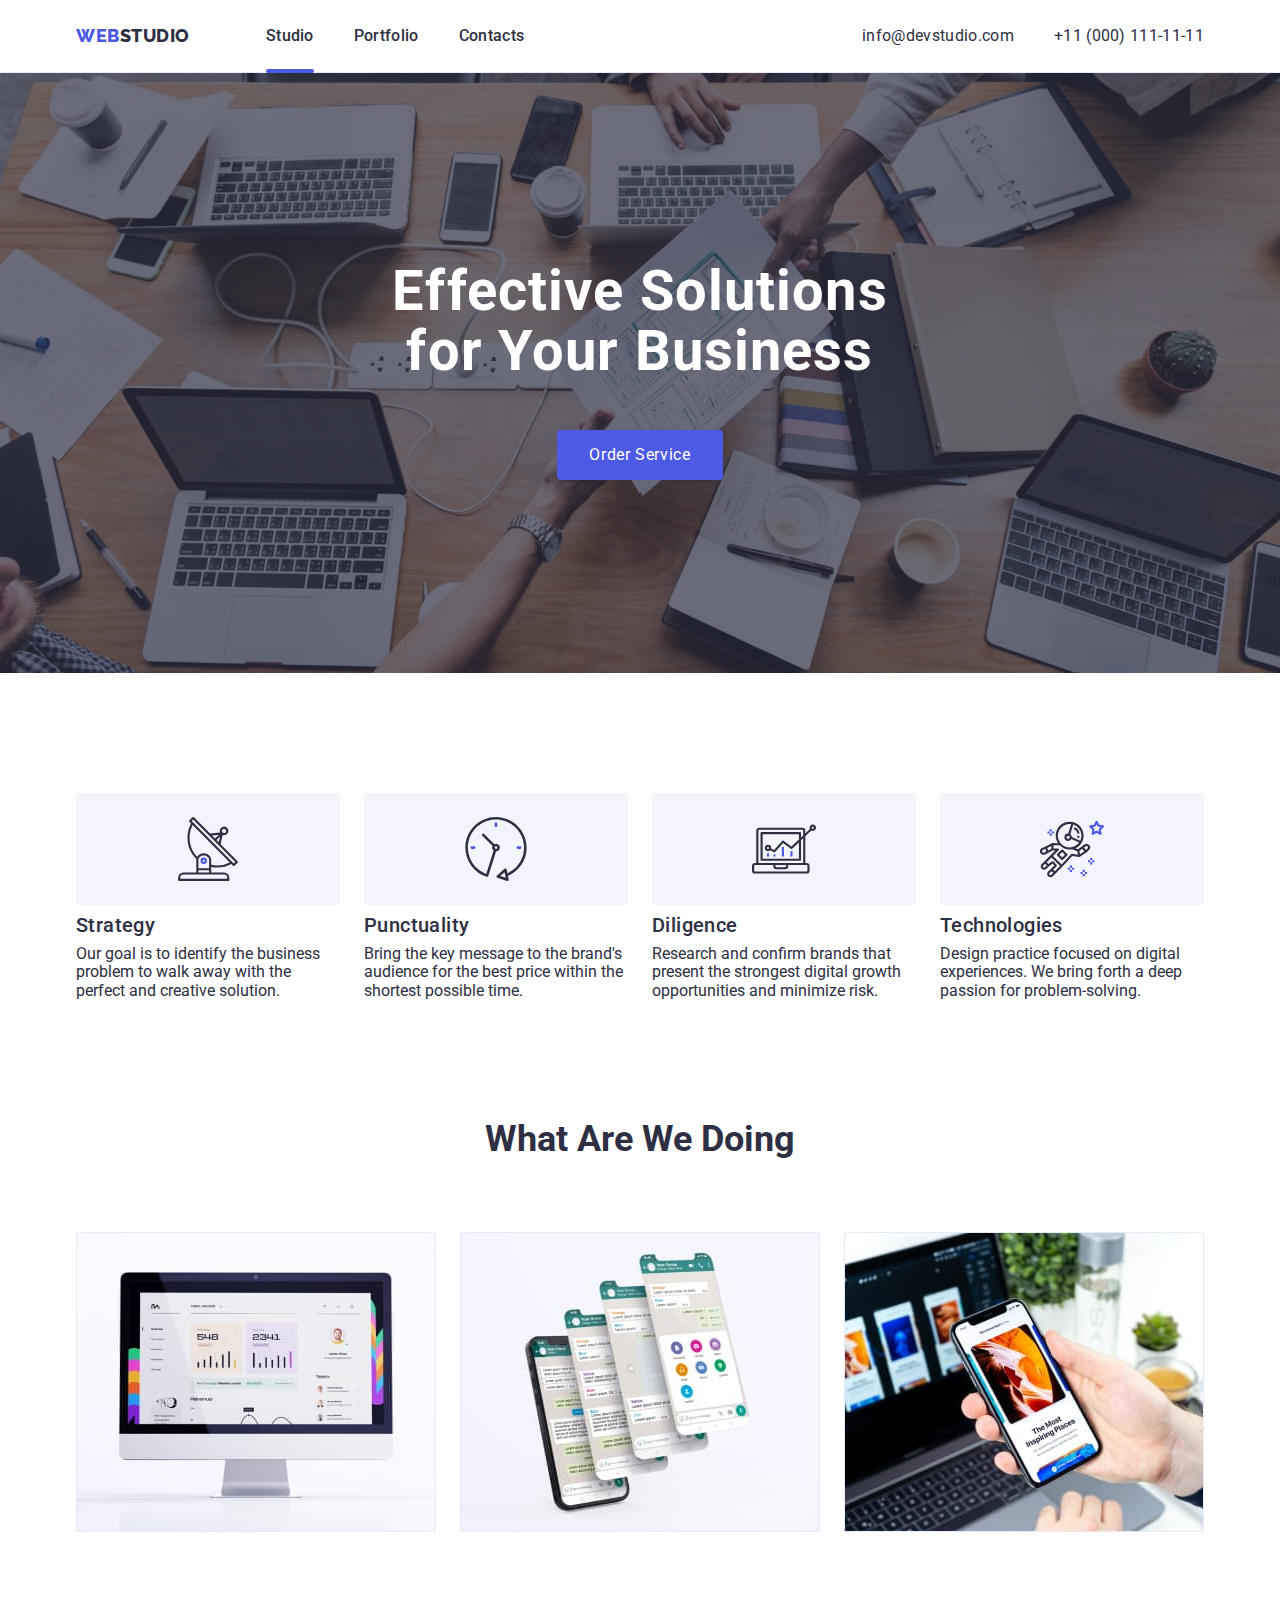
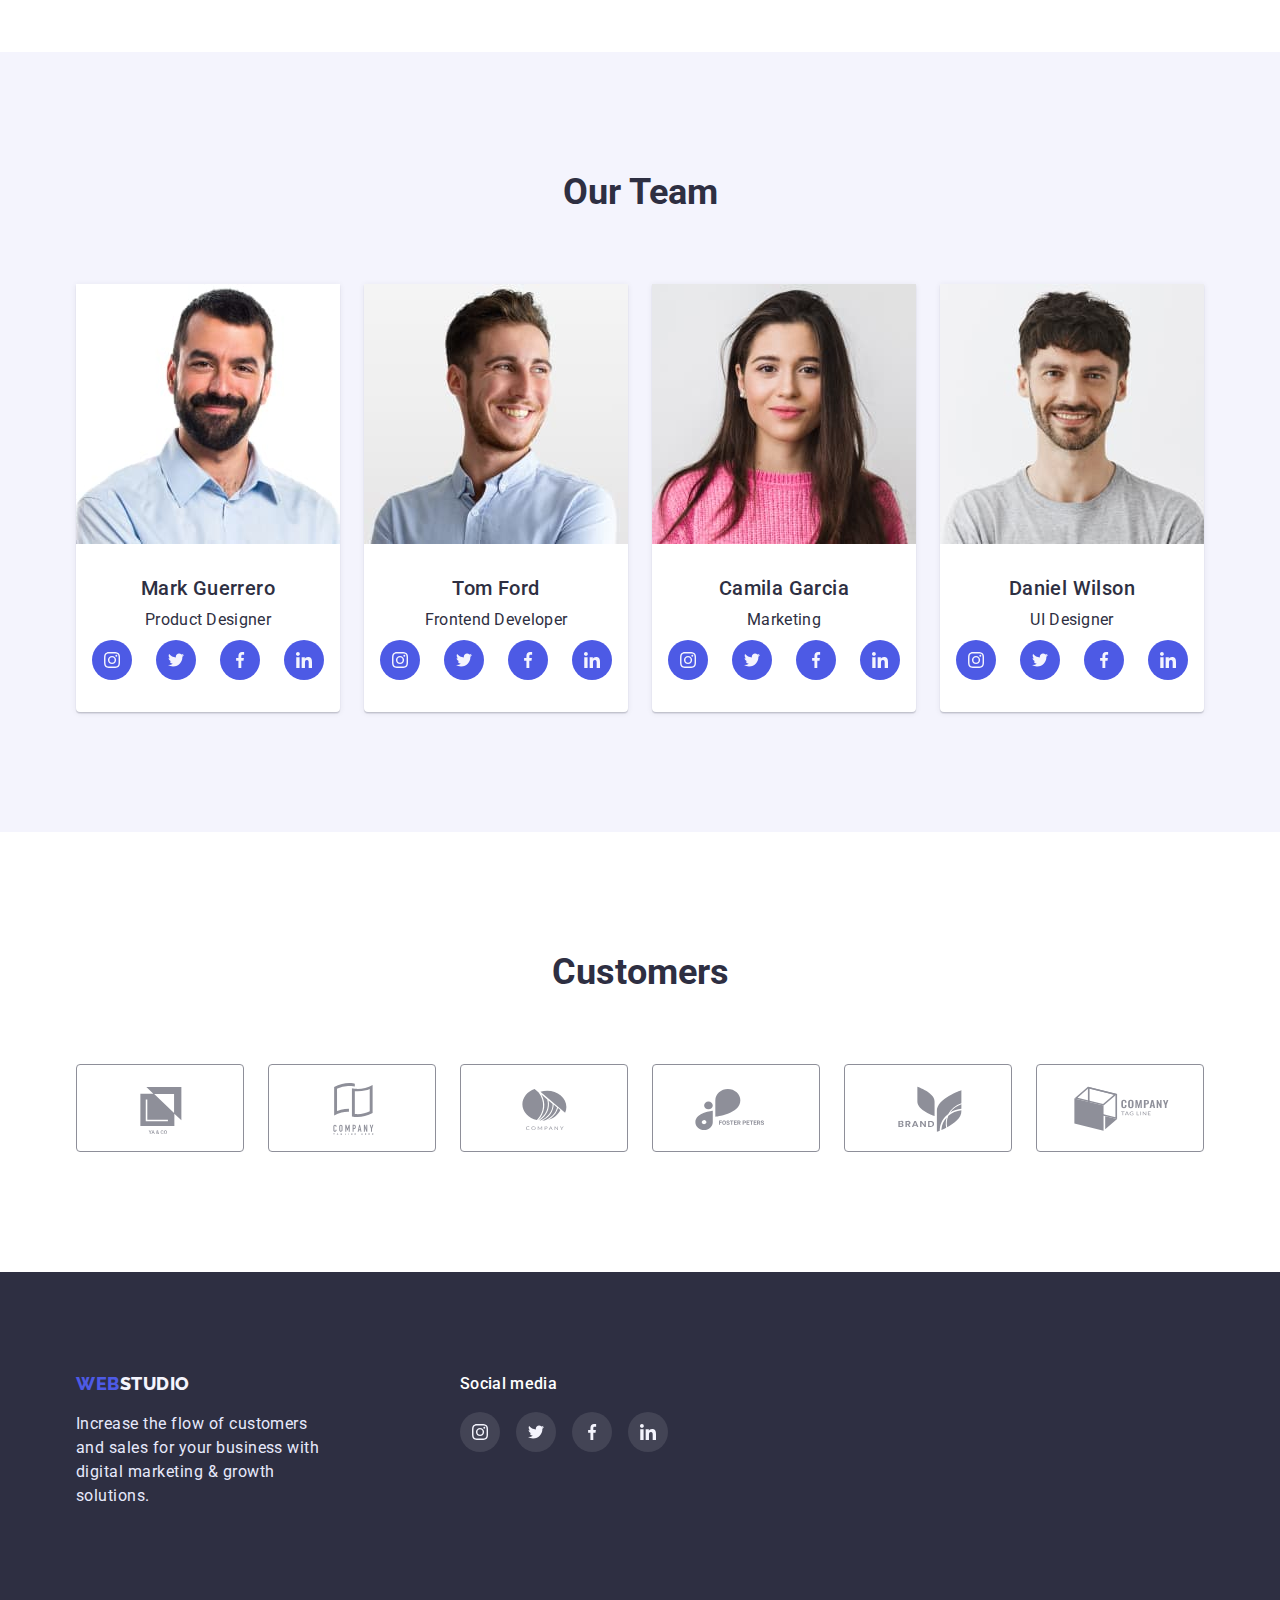
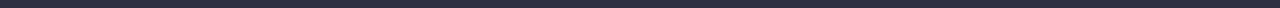
<file: index.html>
<!DOCTYPE html>
<html lang="en">

<head>
    <meta charset="UTF-8">
    <meta http-equiv="X-UA-Compatible" content="IE=edge">
    <meta name="viewport" content="width=device-width, initial-scale=1.0">
    <title>WebStudio</title>
    <link rel="preconnect" href="https://fonts.googleapis.com">
    <link rel="preconnect" href="https://fonts.gstatic.com" crossorigin>
    <link href="https://fonts.googleapis.com/css2?family=Raleway:wght@800&family=Roboto:wght@400;500;700&display=swap"
        rel="stylesheet">
    <link rel="stylesheet"
        href="https://cdnjs.cloudflare.com/ajax/libs/modern-normalize/1.1.0/modern-normalize.min.css">
    <link rel="stylesheet" href="./css/styles.css">
</head>

<body>

    <!-- Шапка сайта     header -->

    <header class="page-header">
        <div class="container header-container">
            <nav class="nav">
                <a class="logo logo-header" href="./index.html">Web<span>Studio</span></a>
                <ul class="site-nav list">
                    <li class="item">
                        <a href="./index.html" class="site-nav-link current">Studio</a>
                    </li>
                    <li class="item">
                        <a href="./portfolio.html" class="site-nav-link">Portfolio</a>
                    </li>
                    <li class="item">
                        <a href="" class="site-nav-link">Contacts</a>
                    </li>
                </ul>
            </nav>

            <address class="adress-nav">
                <ul class="adress-list list">
                    <li class="item"><a href="mailto:info@devstudio.com" class="link">info@devstudio.com</a></li>
                    <li class="item"><a href="tel:+110001111111" class="link">+11 (000) 111-11-11</a></li>
                </ul>
            </address>
        </div>
    </header>

    <main>

        <!-- Герой     hero  -->

        <section class="hero-section">
            <div class="hero-overlay ">
                <h1 class="hero-title">Effective Solutions for Your Business</h1>
                <button data-modal-open type="button" class="hero-button pointer">Order Service</button>
                <div class="hero-backdrop-modal is-hidden" data-modal>
                    <div class="hero-modal">
                        <button data-modal-close type="button" class="hero-button-modal">
                            <svg class="hero-svg-button-close" width="8" height="8">
                                <use href="./images/icon-sprite/symbol-defs.svg#close-modal"></use>
                            </svg>
                        </button>
                        <div class="feedback-container">
                            <p class="feedback-title">Leave your contacts and we will call you back</p>
                            <form class="feedback-form">
                                <div class="feedback-field">
                                    <label for="name" class="feedback-text">Name</label>
                                    <input type="text" name="name" id="name" />
                                </div>

                                <div class="feedback-field">
                                    <label for="tel" class="feedback-text">Phone</label>
                                    <input type="tel" name="tel" id="tel" />
                                </div>
                                <div class="feedback-field">
                                    <label for="mail" class="feedback-text">Email</label>
                                    <input type="email" name="mail" id="mail" />
                                </div>

                                <div class="feedback-field">
                                    <label for="comment" class="feedback-text">Comment</label>
                                    <textarea name="comment" id="comment" rows="8" placeholder="Text input"></textarea>
                                </div>
                                <div class="feedback-checkbox">
                                    <input type="checkbox" name="policy" id="policy" />
                                    <label for="policy" class="feedback-text">I accept the terms and conditions of the
                                        Privacy Policy</label>
                                </div>
                                <button type="submit">Send</button>

                            </form>
                        </div>
                    </div>
                </div>
            </div>
        </section>


        <!-- Преимущества     advantages -->

        <section class="advantages-section">
            <div class="container">
                <!-- прихований заголовок h2 -->
                <h2 class="visually-hidden">Advantages</h2>
                <ul class="advantages-list list">
                    <li class="item antena-icon">
                        <h3 class="title">Strategy</h3>
                        <p class="text">Our goal is to identify the business
                            problem to walk away with the perfect and creative solution.</p>
                    </li>
                    <li class="item clock-icon">
                        <h3 class="title">Punctuality</h3>
                        <p class="text">Bring the key message to the brand's audience for the best price within the
                            shortest possible
                            time.</p>
                    </li>
                    <li class="item diagram-icon">
                        <h3 class="title">Diligence</h3>
                        <p class="text">Research and confirm brands that present the strongest digital growth
                            opportunities and minimize
                            risk.</p>
                    </li>
                    <li class="item astronaut-icon">
                        <h3 class="title">Technologies</h3>
                        <p class="text">Design practice focused on digital experiences. We bring forth a deep passion
                            for
                            problem-solving.</p>
                    </li>
                </ul>
            </div>
        </section>

        <!-- Примеры работ     work -->

        <section class="work-section">
            <div class="container no-padding">
                <h2 class="work-subject centered">What are we doing</h2>
                <ul class="list work-list">
                    <li class="item"><img class="image" src="./images/services/img_1.jpg" alt="monitor" width="360">
                    </li>
                    <li class="item"><img class="image" src="./images/services/img_2.jpg" alt="phone screen"
                            width="360">
                    </li>
                    <li class="item"><img class="image" src="./images/services/img_3.jpg" alt="laptop and phone"
                            width="360"></li>
                </ul>
            </div>
        </section>

        <!-- Сотрудники     team    -->

        <section class="team-section team">
            <div class="container">
                <h2 class="centered team-subject">Our Team</h2>
                <ul class="list team-list">
                    <li class="item">
                        <img class="image" src="./images/team/mark.jpg" alt="Mark Guerrero" width="264" height="260">
                        <div class="position">
                            <h3 class="title">Mark Guerrero</h3>
                            <p class="text">Product Designer</p>
                            <ul class="social-list list">
                                <li class="social-item">
                                    <a href="" class="social-link">
                                        <svg class="social-icon">
                                            <use href="./images/icon-sprite/symbol-defs.svg#instagram"></use>
                                        </svg>
                                    </a>
                                </li>

                                <li class="social-item">
                                    <a href="" class="social-link">
                                        <svg class="social-icon">
                                            <use href="./images/icon-sprite/symbol-defs.svg#twitter"></use>
                                        </svg>
                                    </a>
                                </li>
                                <li class="social-item">
                                    <a href="" class="social-link">
                                        <svg class="social-icon">
                                            <use href="./images/icon-sprite/symbol-defs.svg#facebook"></use>
                                        </svg>
                                    </a>
                                </li>
                                <li class="social-item">
                                    <a href="" class="social-link">
                                        <svg class="social-icon">
                                            <use href="./images/icon-sprite/symbol-defs.svg#linkedin"></use>
                                        </svg>
                                    </a>
                                </li>
                            </ul>
                        </div>
                    </li>


                    <li class="item">
                        <img class="image" src="./images/team/tom.jpg" alt="Tom Ford" width="264" height="260">
                        <div class="position">
                            <h3 class="title">Tom Ford</h3>
                            <p class="text">Frontend Developer</p>
                            <ul class="social-list list">
                                <li class="social-item">
                                    <a href="" class="social-link">
                                        <svg class="social-icon">
                                            <use href="./images/icon-sprite/symbol-defs.svg#instagram"></use>
                                        </svg>
                                    </a>
                                </li>

                                <li class="social-item">
                                    <a href="" class="social-link">
                                        <svg class="social-icon">
                                            <use href="./images/icon-sprite/symbol-defs.svg#twitter"></use>
                                        </svg>
                                    </a>
                                </li>
                                <li class="social-item">
                                    <a href="" class="social-link">
                                        <svg class="social-icon">
                                            <use href="./images/icon-sprite/symbol-defs.svg#facebook"></use>
                                        </svg>
                                    </a>
                                </li>
                                <li class="social-item">
                                    <a href="" class="social-link">
                                        <svg class="social-icon">
                                            <use href="./images/icon-sprite/symbol-defs.svg#linkedin"></use>
                                        </svg>
                                    </a>
                                </li>
                            </ul>
                        </div>
                    </li>



                    <li class="item">
                        <img class="image" src="./images/team/camila.jpg" alt="Camila Garcia" width="264" height="260">
                        <div class="position">
                            <h3 class="title">Camila Garcia</h3>
                            <p class="text">Marketing</p>
                            <ul class="social-list list">
                                <li class="social-item">
                                    <a href="" class="social-link">
                                        <svg class="social-icon">
                                            <use href="./images/icon-sprite/symbol-defs.svg#instagram"></use>
                                        </svg>
                                    </a>
                                </li>

                                <li class="social-item">
                                    <a href="" class="social-link">
                                        <svg class="social-icon">
                                            <use href="./images/icon-sprite/symbol-defs.svg#twitter"></use>
                                        </svg>
                                    </a>
                                </li>
                                <li class="social-item">
                                    <a href="" class="social-link">
                                        <svg class="social-icon">
                                            <use href="./images/icon-sprite/symbol-defs.svg#facebook"></use>
                                        </svg>
                                    </a>
                                </li>
                                <li class="social-item">
                                    <a href="" class="social-link">
                                        <svg class="social-icon">
                                            <use href="./images/icon-sprite/symbol-defs.svg#linkedin"></use>
                                        </svg>
                                    </a>
                                </li>
                            </ul>
                    </li>
                    <li class="item">
                        <img class="image" src="./images/team/daniel.jpg" alt="Daniel Wilson" width="264" height="260">
                        <div class="position">
                            <h3 class="title">Daniel Wilson</h3>
                            <p class="text">UI Designer</p>
                            <ul class="social-list list">
                                <li class="social-item">
                                    <a href="" class="social-link">
                                        <svg class="social-icon">
                                            <use href="./images/icon-sprite/symbol-defs.svg#instagram"></use>
                                        </svg>
                                    </a>
                                </li>

                                <li class="social-item">
                                    <a href="" class="social-link">
                                        <svg class="social-icon">
                                            <use href="./images/icon-sprite/symbol-defs.svg#twitter"></use>
                                        </svg>
                                    </a>
                                </li>
                                <li class="social-item">
                                    <a href="" class="social-link">
                                        <svg class="social-icon">
                                            <use href="./images/icon-sprite/symbol-defs.svg#facebook"></use>
                                        </svg>
                                    </a>
                                </li>
                                <li class="social-item">
                                    <a href="" class="social-link">
                                        <svg class="social-icon">
                                            <use href="./images/icon-sprite/symbol-defs.svg#linkedin"></use>
                                        </svg>
                                    </a>
                                </li>
                            </ul>
                        </div>

                    </li>
                </ul>
            </div>

        </section>

        <section class="customers-section">
            <div class="container no-padding">
                <h2 class="customers-subject centered">Customers</h2>
                <ul class="list customers-list">
                    <li class="customers-item">
                        <a href="" class="customers-link"><svg class="customers-logo" width="104" height="56">
                                <use href="./images/icon-sprite/symbol-defs.svg#logo-1"></use>
                        </a>
                    </li>
                    <li class="customers-item">
                        <a href="" class="customers-link"><svg class="customers-logo" width="104" height="56">
                                <use href="./images/icon-sprite/symbol-defs.svg#logo-2"></use>
                        </a>
                    </li>
                    <li class="customers-item">
                        <a href="" class="customers-link"><svg class="customers-logo" width="104" height="56">
                                <use href="./images/icon-sprite/symbol-defs.svg#logo-3"></use>
                        </a>
                    </li>
                    <li class="customers-item">
                        <a href="" class="customers-link"><svg class="customers-logo" width="104" height="56">
                                <use href="./images/icon-sprite/symbol-defs.svg#logo-4"></use>
                        </a>
                    </li>
                    <li class="customers-item">
                        <a href="" class="customers-link"><svg class="customers-logo" width="104" height="56">
                                <use href=" ./images/icon-sprite/symbol-defs.svg#logo-5"></use>
                        </a>
                    </li>
                    <li class="customers-item">
                        <a href="" class="customers-link"><svg class="customers-logo" width="104" height="56">
                                <use href=" ./images/icon-sprite/symbol-defs.svg#logo-6"></use>
                        </a>
                    </li>
                </ul>
            </div>
        </section>
    </main>

    <!-- Фуетер footer -->

    <footer class="section footer-section">

        <div class="container">
            <div>
                <a href="" class="logo logo-footer" href="./index.html">Web<span>Studio</span></a>
                <p class="logo-text">Increase the flow of customers and sales for your business with digital
                    marketing &
                    growth solutions.</p>
            </div>
            <div class="footer-position">
                <p class="footer-subject">Social media</p>
                <ul class="footer-social-list list">
                    <li class="footer-social-item">
                        <a href="" class="footer-social-link">
                            <svg class="footer-social-icon">
                                <use href="./images/icon-sprite/symbol-defs.svg#instagram"></use>
                            </svg>
                        </a>
                    </li>

                    <li class="footer-social-item">
                        <a href="" class="footer-social-link">
                            <svg class="footer-social-icon">
                                <use href="./images/icon-sprite/symbol-defs.svg#twitter"></use>
                            </svg>
                        </a>
                    </li>
                    <li class="footer-social-item">
                        <a href="" class="footer-social-link">
                            <svg class="footer-social-icon">
                                <use href="./images/icon-sprite/symbol-defs.svg#facebook"></use>
                            </svg>
                        </a>
                    </li>
                    <li class="footer-social-item">
                        <a href="" class="footer-social-link">
                            <svg class="footer-social-icon">
                                <use href="./images/icon-sprite/symbol-defs.svg#linkedin"></use>
                            </svg>
                        </a>
                    </li>
                </ul>
            </div>

        </div>
    </footer>
    <script src="./js/modal.js"></script>
</body>


</html>
</file>
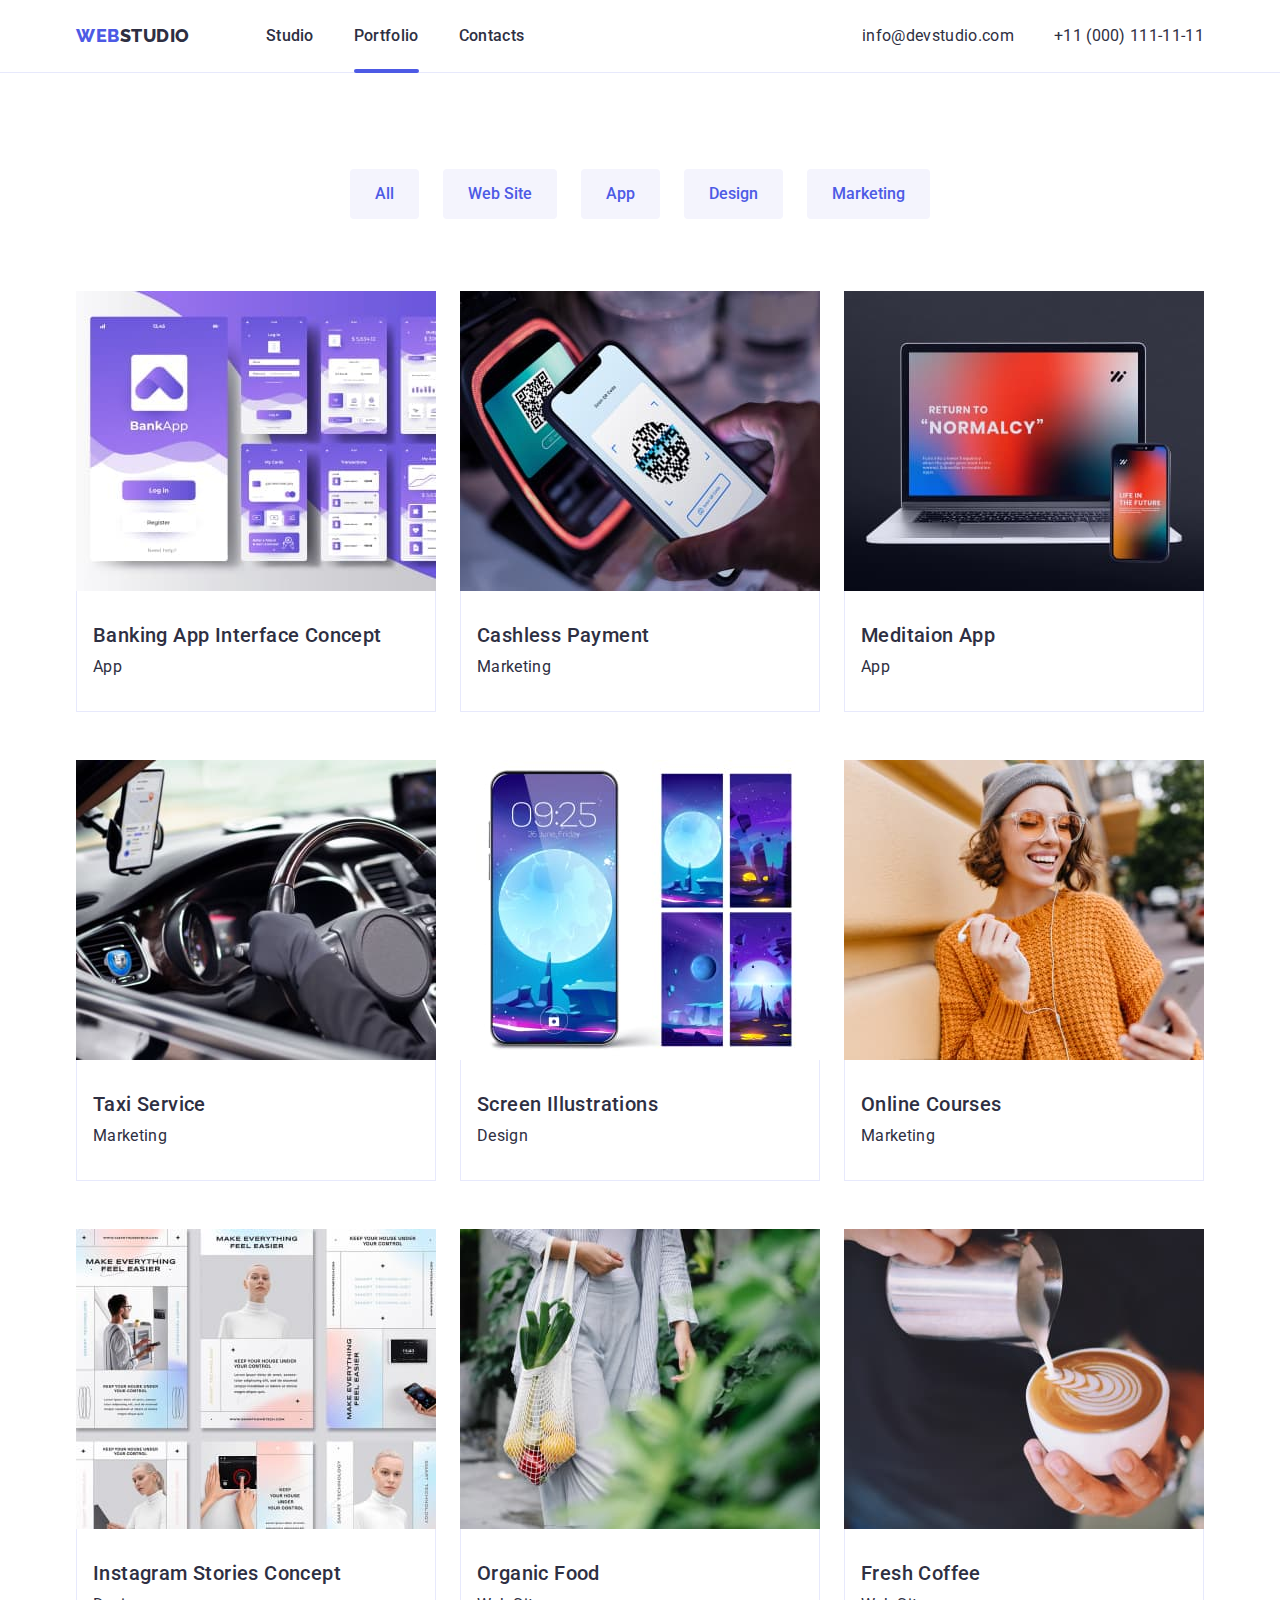
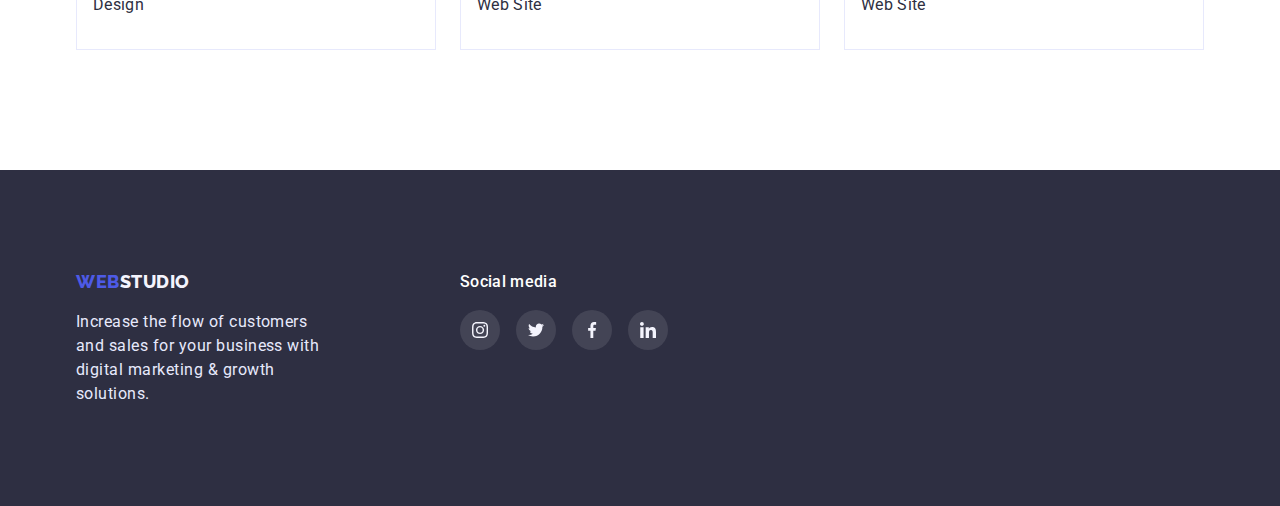
<file: portfolio.html>
<!DOCTYPE html>
<html lang="en">

<head>
    <meta charset="UTF-8">
    <meta http-equiv="X-UA-Compatible" content="IE=edge">
    <meta name="viewport" content="width=device-width, initial-scale=1.0">
    <title>Portfolio</title>
    <link rel="preconnect" href="https://fonts.googleapis.com">
    <link rel="preconnect" href="https://fonts.gstatic.com" crossorigin>
    <link href="https://fonts.googleapis.com/css2?family=Raleway:wght@800&family=Roboto:wght@400;500;700&display=swap"
        rel="stylesheet">
    <link rel="stylesheet"
        href="https://cdnjs.cloudflare.com/ajax/libs/modern-normalize/1.1.0/modern-normalize.min.css">
    <link rel="stylesheet" href="./css/styles.css">



</head>

<body class="background-color-body">

    <!-- Шапка сайта  -->

    <header class="page-header">
        <div class="container header-container">
            <nav class="nav">
                <a class="logo logo-header" href="./index.html">Web<span>Studio</span></a>
                <ul class="site-nav list">
                    <li class="item">
                        <a href="./index.html" class="site-nav-link">Studio</a>
                    </li>
                    <li class="item">
                        <a href="./portfolio.html" class="site-nav-link current">Portfolio</a>
                    </li>
                    <li class="item">
                        <a href="" class="site-nav-link">Contacts</a>
                    </li>
                </ul>
            </nav>

            <address class="adress-nav">
                <ul class="adress-list list">
                    <li class="item"><a href="mailto:info@devstudio.com" class="link">info@devstudio.com</a></li>
                    <li class="item"><a href="tel:+110001111111" class="link">+11 (000) 111-11-11</a></li>
                </ul>
            </address>
        </div>
    </header>
    <main>

        <section class="hero-portfolio-section">
            <div class="container">

                <!-- Герой hero -->


                <ul class="list hero-portfolio-list">
                    <li class="item"><button type="button" class="button-portfolio pointer">All</button></li>
                    <li class="item"><button type="button" class="button-portfolio pointer">Web Site</button></li>
                    <li class="item"><button type="button" class="button-portfolio pointer">App</button></li>
                    <li class="item"><button type="button" class="button-portfolio pointer">Design</button></li>
                    <li class="item"><button type="button" class="button-portfolio pointer">Marketing</button></li>
                </ul>


                <!-- Преимущества      advantages-->

                <h1 class="section-title visually-hidden">Advantages</h1>

                <ul class="advantages-container-portfolio advantages-list-portfolio list">
                    <li class="advantages-item-portfolio">
                        <a href="" class="advantages-link-portfolio">
                            <div class="advantages-thumb-portfolio">
                                <img class="imag" src="./images/portfolio-services/img-1.jpg" alt="phone screens"
                                    width="360" height="300">
                                <p class="advantages-overlay-portfolio">14 Stylish and User-Friendly App Design
                                    Concepts ·
                                    Task Manager App · Calorie Tracker App · Exotic Fruit Ecommerce App ·
                                    Cloud Storage App</p>
                            </div>
                            <div class="heading-box-portfolio">
                                <h2 class="title">Banking App Interface Concept</h2>
                                <p class="text">App</p>
                            </div>
                        </a>
                    </li>

                    <li class="advantages-item-portfolio">
                        <a href="" class="advantages-link-portfolio">
                            <div class="advantages-thumb-portfolio">
                                <img class="imag" src="./images/portfolio-services/img-2.jpg" alt="phone with quarkcode"
                                    width="360" height="300">
                                <p class="advantages-overlay-portfolio">14 Stylish and User-Friendly App Design
                                    Concepts ·
                                    Task Manager App · Calorie Tracker App · Exotic Fruit Ecommerce App ·
                                    Cloud Storage App</p>
                            </div>
                            <div class="heading-box-portfolio">
                                <h2 class="title">Cashless Payment</h2>
                                <p class="text">Marketing</p>
                            </div>
                        </a>
                    </li>

                    <li class="advantages-item-portfolio">
                        <a href="" class="advantages-link-portfolio">
                            <div class="advantages-thumb-portfolio">
                                <img class="imag" src="./images/portfolio-services/img-3.jpg" alt="laptop and phone"
                                    width="360" height="300">
                                <p class="advantages-overlay-portfolio">14 Stylish and User-Friendly App Design
                                    Concepts ·
                                    Task Manager App · Calorie Tracker App · Exotic Fruit Ecommerce App ·
                                    Cloud Storage App</p>
                            </div>
                            <div class="heading-box-portfolio">
                                <h2 class="title">Meditaion App</h2>
                                <p class="text">App</p>
                            </div>
                        </a>
                    </li>

                    <li class="advantages-item-portfolio">
                        <a href="" class="advantages-link-portfolio">
                            <div class="advantages-thumb-portfolio">
                                <img class="imag" src="./images/portfolio-services/img-4.jpg" alt="taxi car" width="360"
                                    height="300">
                                <p class="advantages-overlay-portfolio">14 Stylish and User-Friendly App Design
                                    Concepts ·
                                    Task Manager App · Calorie Tracker App · Exotic Fruit Ecommerce App ·
                                    Cloud Storage App</p>
                            </div>
                            <div class="heading-box-portfolio">
                                <h2 class="title">Taxi Service</h2>
                                <p class="text">Marketing</p>
                            </div>
                        </a>
                    </li>

                    <li class="advantages-item-portfolio">
                        <a href="" class="advantages-link-portfolio">
                            <div class="advantages-thumb-portfolio">
                                <img class="imag" src="./images/portfolio-services/img-5.jpg"
                                    alt="phone screen illustration" width="360" height="300">
                                <p class="advantages-overlay-portfolio">14 Stylish and User-Friendly App Design
                                    Concepts ·
                                    Task Manager App · Calorie Tracker App · Exotic Fruit Ecommerce App ·
                                    Cloud Storage App</p>
                            </div>
                            <div class="heading-box-portfolio">
                                <h2 class="title">Screen Illustrations</h2>
                                <p class="text">Design</p>
                            </div>
                        </a>
                    </li>

                    <li class="advantages-item-portfolio">
                        <a href="" class="advantages-link-portfolio">
                            <div class="advantages-thumb-portfolio">
                                <img class="imag" src="./images/portfolio-services/img-6.jpg" alt="girl with phone"
                                    width="360" height="300">
                                <p class="advantages-overlay-portfolio">14 Stylish and User-Friendly App Design
                                    Concepts ·
                                    Task Manager App · Calorie Tracker App · Exotic Fruit Ecommerce App ·
                                    Cloud Storage App</p>
                            </div>
                            <div class="heading-box-portfolio">
                                <h2 class="title">Online Courses</h2>
                                <p class="text">Marketing</p>
                            </div>
                        </a>
                    </li>

                    <li class="advantages-item-portfolio">
                        <a href="" class="advantages-link-portfolio">
                            <div class="advantages-thumb-portfolio">
                                <img class="imag" src="./images/portfolio-services/img-7.jpg" alt="page layouts"
                                    width="360" height="300">
                                <p class="advantages-overlay-portfolio">14 Stylish and User-Friendly App Design
                                    Concepts ·
                                    Task Manager App · Calorie Tracker App · Exotic Fruit Ecommerce App ·
                                    Cloud Storage App</p>
                            </div>
                            <div class="heading-box-portfolio">
                                <h2 class="title">Instagram Stories Concept</h2>
                                <p class="text">Design</p>
                            </div>
                        </a>
                    </li>

                    <li class="advantages-item-portfolio">
                        <a href="" class="advantages-link-portfolio">
                            <div class="advantages-thumb-portfolio">
                                <img class="imag" src="./images/portfolio-services/img-8.jpg"
                                    alt="girl carrying a bag of vegetables" width="360" height="300">
                                <p class="advantages-overlay-portfolio">14 Stylish and User-Friendly App Design
                                    Concepts ·
                                    Task Manager App · Calorie Tracker App · Exotic Fruit Ecommerce App ·
                                    Cloud Storage App</p>
                            </div>
                            <div class="heading-box-portfolio">
                                <h2 class="title">Organic Food</h2>
                                <p class="text">Web Site</p>
                            </div>
                        </a>
                    </li>

                    <li class="advantages-item-portfolio">
                        <a href="" class="advantages-link-portfolio">
                            <div class="advantages-thumb-portfolio">
                                <img class="imag" src="./images/portfolio-services/img-9.jpg"
                                    alt="pouring cappuccino into a cup" width="360" height="300">
                                <p class="advantages-overlay-portfolio">14 Stylish and User-Friendly App Design
                                    Concepts ·
                                    Task Manager App · Calorie Tracker App · Exotic Fruit Ecommerce App ·
                                    Cloud Storage App</p>
                            </div>
                            <div class="heading-box-portfolio">
                                <h2 class="title">Fresh Coffee</h2>
                                <p class="text">Web Site</p>
                            </div>
                        </a>
                    </li>
                </ul>
            </div>
        </section>

    </main>

    <!-- Футер     footer -->

    <footer class="section footer-section">

        <div class="container">
            <div>
                <a class="logo logo-footer" href="./index.html">Web<span>Studio</span></a>
                <p class="logo-text">Increase the flow of customers and sales for your business with digital
                    marketing &
                    growth solutions.</p>
            </div>
            <div class="footer-position">
                <h3 class="footer-subject">Social media</h3>
                <ul class="footer-social-list list">
                    <li class="footer-social-item">
                        <a href="" class="footer-social-link">
                            <svg class="footer-social-icon">
                                <use href="./images/icon-sprite/symbol-defs.svg#instagram"></use>
                            </svg>
                        </a>
                    </li>

                    <li class="footer-social-item">
                        <a href="" class="footer-social-link">
                            <svg class="footer-social-icon">
                                <use href="./images/icon-sprite/symbol-defs.svg#twitter"></use>
                            </svg>
                        </a>
                    </li>
                    <li class="footer-social-item">
                        <a href="" class="footer-social-link">
                            <svg class="footer-social-icon">
                                <use href="./images/icon-sprite/symbol-defs.svg#facebook"></use>
                            </svg>
                        </a>
                    </li>
                    <li class="footer-social-item">
                        <a href="" class="footer-social-link">
                            <svg class="footer-social-icon">
                                <use href="./images/icon-sprite/symbol-defs.svg#linkedin"></use>
                            </svg>
                        </a>
                    </li>
                </ul>
            </div>

        </div>
    </footer>
</body>

</html>
</file>
<file: css/styles.css>
html {
    box-sizing: border-box;
}

*,
*::before,
*::after {
    box-sizing: inherit;
}

a {
    text-decoration: none;
}

/*СТИЛИ WebStudio-index.html */
:root {
    /* главный цвет текста */
    --primery-text-color: #2E2F42;
    /* цвет акцента */
    --accent-color: #FFFFFF;
    /* цвет логотипа footer */
    --secondary-color: #E7E9FC;
    /* цвет кнопки */
    --primery-bg-logo-color: #4D5AE5;
    /* цвет bg Team */
    --secondary-bg-color: #F4F4FD;
    /* цвет кнопки hover focus */
    --hov-foc-color: #404BBF;
    --customers-color: #8E8F99;
    --timing-function: cubic-bezier(0.4, 0, 0.2, 1);
}

body {
    background-color: var(--accent-color);
    color: var(--primery-text-color);
    font-family: Roboto, sans-serif;
    font-size: 16px;
}

/*  */
textarea {

    resize: none;
}

/* Утилиты */

.list {
    padding: 0;
    margin: 0;

    list-style: none;
}

.container {
    margin-left: auto;
    margin-right: auto;
    width: 1158px;
    padding-left: 15px;
    padding-right: 15px;
}

.centered {
    text-align: center;
}

/* < !-- Шапка сайта header --> */

.page-header {

    border-bottom: 1px solid var(--secondary-color);
}

.nav {
    display: flex;
    align-items: center;
}

.header-container {
    display: flex;
    align-items: center;
}

.logo {
    color: var(--primery-bg-logo-color);
    font-family: Raleway, sans-serif;
    letter-spacing: 0.03em;
    font-weight: 800;
    font-size: 18px;
    line-height: 1.33;
    text-decoration: none;
    text-transform: uppercase;
}

.logo-header span {
    color: var(--primery-text-color);
    text-transform: uppercase;
    letter-spacing: 0.03em;
}

.site-nav {
    margin-left: 76px;
    position: relative;
}

.adress-nav {
    margin-left: auto;
}

.site-nav .item+.item {
    margin-left: 40px;
}

.site-nav-link {
    position: relative;

    display: block;
    padding-top: 24px;
    padding-bottom: 24px;

    color: var(--primery-text-color);
    font-weight: 500;
    letter-spacing: 0.02em;
    text-decoration: none;
    line-height: 1.5;

    transition-property: color;
    transition-duration: 250ms;
    transition-timing-function: cubic-bezier(0.4, 0, 0.2, 1);
}

.site-nav-link:hover,
.site-nav-link:focus {
    color: var(--hov-foc-color);

}

.site-nav-link .current {
    color: var(--primery-bg-logo-color);
    margin-top: 24px;
}

/* Подчеркивание */
.current::after {
    content: "";
    display: block;
    position: absolute;
    bottom: 0;
    left: 0;
    width: 100%;
    height: 4px;
    bottom: -1px;

    background-color: var(--primery-bg-logo-color);
    border-radius: 2px;
}

.adress-list {
    display: flex;
    transition-duration: 250ms;
    transition-delay: cubic-bezier(0.4, 0, 0.2, 1);
}

.adress-list .link:hover,
.adress-list .link:focus {
    color: var(--hov-foc-color);
}

.adress-list .link {
    display: block;

    padding-top: 21px;
    padding-bottom: 21px;

    color: var(--primery-text-color);
    font-style: normal;
    font-weight: 400;
    font-size: 16px;
    line-height: 1.2;
    text-decoration: none;
    letter-spacing: 0.02em;

    transition-property: color;
    transition-duration: 250ms;
    transition-timing-function: cubic-bezier(0.4, 0, 0.2, 1);
}

.adress-list .item+.item {
    margin-left: 40px;
}

.hero-title {
    width: 496px;
    margin-left: auto;
    margin-right: auto;
    text-align: center;
    margin-top: 0;
    margin-bottom: 49px;

    color: var(--accent-color);

    font-weight: 700;
    font-size: 56px;
    line-height: 60px;

    letter-spacing: 0.02em;
}

.hero-button {
    display: inline-block;
    text-align: center;
    border-radius: 4px;

    border: none;
    padding: 16px 32px;
    min-width: 105px;

    color: var(--accent-color);
    background-color: var(--primery-bg-logo-color);
    font-size: 16px;
    letter-spacing: 0.04em;

    transition-property: color, background-color;
    transition-duration: 250ms;
    transition-timing-function: cubic-bezier(0.4, 0, 0.2, 1);
}

.hero-button:hover,
.hero-button:focus {
    color: var(--accent-color);
    background-color: var(--hov-foc-color);
}

.pointer {
    cursor: pointer;
}

.hero-overlay {
    padding-top: 188px;
    padding-bottom: 188px;
    text-align: center;
    background-color: var(--primery-text-color);

    max-width: 1440px;
    height: 600px;
    margin-left: auto;
    margin-right: auto;

    background-image: linear-gradient(rgba(46, 47, 66, 0.7),
            rgba(46, 47, 66, 0.7)),
        url("../images/background-hero/people-office.jpg");
    background-repeat: no-repeat;
    background-position: center;
    background-size: cover;
}

/*< !-- Преимущества      advantages -->*/

.advantages-section {
    padding-top: 120px;
    padding-bottom: 120px;
}

/* скрытый заголовок */
.visually-hidden {
    display: none;
    white-space: nowrap;
    clip-path: inset(100%);
    clip: rect(0 0 0 0);
    overflow: hidden;
}

.advantages-list {
    display: flex;
}

.advantages-list .item {
    width: 264px;
    margin-right: 24px;
}

.advantages-list .item::before {
    display: block;
    content: "";
    height: 112px;
    background-size: 64px;
    background-repeat: no-repeat;
    background-position: center;
    background-color: var(--secondary-bg-color);
    border-radius: 4px;
}

.antena-icon::before {
    background-image: url(../images/icon-advantages/antenna.svg);
}

.clock-icon::before {
    background-image: url(../images/icon-advantages/clock.svg);
}

.diagram-icon::before {
    background-image: url(../images/icon-advantages/diagram.svg);
}

.astronaut-icon::before {
    background-image: url(../images/icon-advantages/astronaut.svg);
}

.advantages-list .item:nth-child(4n) {
    margin: 0;
}

.advantages-list .title {
    margin-top: 8px;
    margin-bottom: 8px;
    font-weight: 500;
    font-size: 20px;
    line-height: 1.2;
    letter-spacing: 0.02em;
}

.advantages-list .text {
    margin-top: 0;
    margin-bottom: 0;
}

/*< !-- Примеры работ     work -->*/

.work-section {
    padding-bottom: 120px;
}

.work-list {
    display: flex;
}

.work-list .item {

    width: 360px;
    margin-right: 24px;
    margin-bottom: 0;
}

.work-list .item .image {
    display: block;
    max-width: 100%;
    height: auto;
}

.work-list .item:nth-child(3n) {
    margin: 0;
}

.work-list .item:nth-child(3n) {
    margin-right: 0px;
}


.work-subject {
    color: var(--primery-text-color);

    margin-top: 0px;
    margin-bottom: 72px;

    font-weight: 700;
    font-size: 36px;
    line-height: 1.11;
    text-align: center;
    text-transform: capitalize;
}

/* < !-- Сотрудники     team --> */
.team-section {

    padding-top: 120px;
    padding-bottom: 120px;
}

.team {
    background-color: var(--secondary-bg-color);
}

.team-subject {
    color: var(--primery-text-color);
    margin-top: 0;
    margin-bottom: 72px;

    font-weight: 700;
    font-size: 36px;
    line-height: 40px;
    text-align: center;
    text-transform: capitalize;
}

.team-list {
    display: flex;
}

.team-list .item {
    background-color: var(--accent-color);
    text-align: center;
    margin-right: 24px;
    padding-bottom: 32px;
    border-radius: 0px 0px 4px 4px;
    box-shadow: 0px 1px 6px rgba(46, 47, 66, 0.08), 0px 1px 1px rgba(46, 47, 66, 0.16), 0px 2px 1px rgba(46, 47, 66, 0.08);
}

.team-list .item:nth-child(4n) {
    margin: 0;
}

.team-list .image {
    display: block;
}

.team-list .title {
    padding-top: 32px;
    margin-top: 0;
    margin-bottom: 8px;


    font-weight: 500;
    font-size: 20px;
    line-height: 24px;
    text-align: center;
    letter-spacing: 0.02em;
}

.team-list .text {
    padding-top: 0px;
    margin-top: 8px;


    font-weight: 400;
    font-size: 16px;
    line-height: 24px;
    text-align: center;
    letter-spacing: 0.02em;
}

.team-section .text {
    margin-top: 0px;
    margin-bottom: 0;
    padding-top: 0;

    font-weight: 400;
    font-size: 16px;
    line-height: 1.5;
    letter-spacing: 0.02em;
}

.position {}

.social-list {
    display: flex;
    justify-content: center;
    gap: 24px;
    margin-top: 8px;
}

.social-item {
    width: 40px;
    height: 40px;
}

.social-link {
    display: flex;
    width: 40px;
    height: 40px;
    border-radius: 50%;
    background-color: var(--primery-bg-logo-color);
    align-items: center;
    justify-content: center;

    transition-property: background-color;
    transition-duration: 250ms;
    transition-timing-function: cubic-bezier(0.4, 0, 0.2, 1);
}

.social-link:hover,
.social-link:focus {
    background-color: var(--hov-foc-color);
}

.social-icon {
    width: 16px;
    height: 16px;
}



.customers-section {
    padding-top: 120px;
    padding-bottom: 120px;
}

.customers-subject {

    color: var(--primery-text-color);
    margin-top: 0;
    margin-bottom: 72px;

    font-weight: 700;
    font-size: 36px;
    line-height: 40px;
    text-align: center;
    text-transform: capitalize;
}

.customers-list {
    display: flex;
    align-items: center;
    padding-left: 0;
    gap: 24px;

}

.customers-link {
    width: 100%;
    height: 100%;
    display: flex;
    align-items: center;
    justify-content: center;
    color: var(--customers-color);
    border: 1px solid var(--customers-color);
    border-radius: 4px;

    transition-property: color, border-color;
    transition-duration: 250ms;
    transition-timing-function: cubic-bezier(0.4, 0, 0.2, 1);
}

.customers-link:hover,
.customers-link:focus {
    color: var(--hov-foc-color);
    border-color: var(--hov-foc-color);
}

.customers-item {
    width: 168px;
    height: 88px;
}

.customers-logo {
    width: 104px;
    height: 56px;

    fill: currentColor;
}



/* !-- Фуетер futer --> */

.footer-section {
    background-color: var(--primery-text-color);
    padding-top: 100px;
    padding-bottom: 100px;

    position: relative;
}

.logo-footer span {
    color: var(--secondary-bg-color);
    letter-spacing: 0.03em;
}

.logo-text {
    width: 264px;
    color: var(--secondary-color);

    margin-top: 16px;
    padding-bottom: 100px;

    font-weight: 400;
    font-size: 16px;
    line-height: 1.5;
    letter-spacing: 0.03em;
}

.footer-section .container {
    display: flex;

}

.footer-position {
    margin-left: 120px;
}

.footer-subject {
    font-weight: 500;
    font-size: 16px;
    line-height: 24px;
    letter-spacing: 0.02em;
    color: var(--accent-color);
    margin-top: 0;
    margin-bottom: 0;
}

.footer-social-list {
    display: flex;

    margin-top: 16px;
    margin-bottom: 0;
}

.footer-social-item {
    width: 40px;
    height: 40px;
    margin-right: 16px;
}

.footer-social-link {
    display: flex;
    align-items: center;
    justify-content: center;
    width: 40px;
    height: 40px;
    border-radius: 50%;
    background-color: rgba(255, 255, 255, 0.1);

    transition-property: background-color;
    transition-duration: 250ms;
    transition-timing-function: cubic-bezier(0.4, 0, 0.2, 1);
}

.footer-social-link:hover,
.footer-social-link:focus {
    background-color: #31D0AA;
}

.footer-social-icon {
    width: 16px;
    height: 16px;
}

/* модальное окно */
.hero-backdrop-modal {
    position: fixed;
    top: 0;
    bottom: 0;
    left: 0;
    right: 0;
    width: 100%;
    height: 100%;
    background: rgba(46, 47, 66, 0.4);
}

.hero-backdrop-modal.is-hidden {
    opacity: 0;
    pointer-events: none;
}

.hero-modal {
    position: absolute;
    top: 50%;
    left: 50%;
    transform: translate(-50%, -50%);

    width: 408px;
    height: 516px;

    background: #FCFCFC;
    box-shadow: 0px 1px 1px rgba(0, 0, 0, 0.14), 0px 1px 3px rgba(0, 0, 0, 0.12), 0px 2px 1px rgba(0, 0, 0, 0.2);
    border-radius: 4px;
}


.hero-button-modal {
    position: absolute;
    top: 24px;
    right: 24px;
    height: 24px;
    width: 24px;
    border: 1px solid rgba(0, 0, 0, 0.1);
    padding: 0;
    display: flex;
    align-items: center;
    justify-content: center;
    margin-left: auto;
    cursor: pointer;
    border-radius: 50%;
    background-color: var(--secondary-color);
    color: #000;

    transition-property: color, background-color;
    transition-duration: 250ms;
    transition-timing-function: cubic-bezier(0.4, 0, 0.2, 1);
}

.hero-button-modal:hover,
.hero-button-modal:focus {
    color: var(--accent-color);
    background-color: var(--hov-foc-color);
}

.hero-svg-button-close {
    fill: currentColor;
}

/* модальное окно feedback */
.feedback-container {

    padding-top: 72px;
    padding-left: 24px;
    padding-right: 24px;

}

.feedback-title {
    font-weight: 500;
    font-size: 16px;
    line-height: 24px;
    text-align: center;
    letter-spacing: 0.02em;

    color: var(--primery-text-color);
    margin-top: 0;
    margin-bottom: 16px;
}

.feedback-form {
    width: 100%;
    height: 100%;
    padding-left: 0px;
    padding-right: 0px;
    padding-top: 0px;
    margin-top: 0;
    margin-bottom: 0;

    border: 1px solid var(--primery-bg-logo-color);
    border-radius: 4px;

    outline: 2px solid red;
}

.feedback-field {
    display: flex;
    flex-direction: column;
    justify-content: flex-start;
    align-items: flex-start;
    margin-bottom: 8px;
    outline: 1px solid blue;
}

.feedback-field input {
    margin: 0;
    padding-top: 8px;
    padding-bottom: 8px;
    width: 360px;
    height: 40px;
    left: 0px;
    top: 84px;

    opacity: 0.2;
    border: 1px solid #2E2F42;
    border-radius: 4px;

}

.feedback-field input::placeholder {
    /* стили в инпуте */
}

.feedback-field label {
    margin-bottom: 4px;
}

.feedback-text {

    font-weight: 400;
    font-size: 12px;
    line-height: 14px;

    letter-spacing: 0.01em;
    color: #8E8F99;
}

.feedback-checkbox {}

/* СТИЛИ Portfolio portfolio.html */

/*  < !-- Шапка сайта header --> */

.site-nav {
    display: flex;
}


/* < !-- Герой hero -->*/
.hero-portfolio-section {
    padding-top: 96px;
    padding-bottom: 120px;
}

.hero-portfolio-list {
    display: flex;
    justify-content: center;
    margin-top: 0px;
    margin-bottom: 72px;
}

.hero-portfolio-list .item {
    margin-right: 24px;
}

.hero-portfolio-list .item:last-child {
    margin-right: 0;
}

.button-portfolio {
    display: inline-block;
    border-radius: 4px;
    padding: 12px 24px;

    color: var(--primery-bg-logo-color);
    background-color: var(--secondary-bg-color);
    font-family: Roboto, sans-serif;
    font-weight: 500;
    font-size: 16px;
    line-height: 1.5;
    text-align: center;
    border: 1px solid var(--secondary-color);

    border-color: transparent;

    transition-property: color, background-color, box-shadow;
    transition-duration: 250ms;
    transition-timing-function: cubic-bezier(0.4, 0, 0.2, 1);

}

.button-portfolio:hover,
.button-portfolio:focus {
    color: var(--accent-color);
    background-color: var(--hov-foc-color);
    box-shadow: 0px 3px 1px rgba(0, 0, 0, 0.1), 0px 2px 1px rgba(0, 0, 0, 0.08), 0px 2px 2px rgba(0, 0, 0, 0.12);
}

/* < !-- Преимущества advantages-->*/

.advantages-container-portfolio {
    display: flex;
    flex-wrap: wrap;
    margin-bottom: 120px;
}

.advantages-list-portfolio {

    width: 100%;
    height: 100%;
}

.advantages-list-portfolio:nth-last-child(-n + 3) {
    margin-bottom: 0;
}

.advantages-item-portfolio:nth-child(3n) {
    margin-right: 0;
}

.advantages-item-portfolio {
    width: 360px;
    margin-right: 24px;
    margin-bottom: 48px;
}

.advantages-item-portfolio:nth-last-child(-n + 3) {
    margin-bottom: 0;
}

.advantages-link-portfolio {
    display: block;

    transition-property: box-shadow;
    transition-duration: 250ms;
    transition-timing-function: cubic-bezier(0.4, 0, 0.2, 1);
}

.advantages-link-portfolio:hover,
.advantages-link-portfolio:focus {
    box-shadow: 0px 1px 6px rgba(46, 47, 66, 0.08), 0px 1px 1px rgba(46, 47, 66, 0.16), 0px 2px 1px rgba(46, 47, 66, 0.08);
}

.advantages-item-portfolio .imag {
    display: block;
    max-width: 100%;
    height: auto;
}

.heading-box-portfolio {
    padding-left: 16px;
    padding-top: 32px;
    padding-bottom: 32px;

    color: var(--primery-text-color);
    border-bottom: 1px solid var(--secondary-color);
    border-left: 1px solid var(--secondary-color);
    border-right: 1px solid var(--secondary-color);
}

.advantages-list-portfolio .title {
    margin-top: 0;
    margin-bottom: 0;
    font-weight: 500;
    font-size: 20px;
    line-height: 1.2;
    letter-spacing: 0.02em;
}

.advantages-list-portfolio .text {
    margin-top: 8px;
    margin-bottom: 0;
    font-weight: 400;
    font-size: 16px;
    line-height: 1.5;
    letter-spacing: 0.02em;
}


/* оверлей */
.advantages-thumb-portfolio {
    position: relative;
    width: 360px;
    height: 300px;

    overflow: hidden;

    transition: opacity 250ms cubic-bezier(0.4, 0, 0.2, 1);

}

.advantages-overlay-portfolio {
    position: absolute;
    top: 0;
    left: 0;
    width: 100%;
    height: 100%;
    margin-top: 0;
    padding-top: 40px;
    padding-left: 32px;
    padding-right: 32px;

    font-weight: 400;
    font-size: 16px;
    line-height: 24px;
    letter-spacing: 0.02em;
    color: var(--secondary-bg-color);

    background-color: var(--primery-bg-logo-color);
    transform: translateY(100%);
    transition: transform 250ms cubic-bezier(0.4, 0, 0.2, 1);


}

.advantages-link-portfolio:is(:hover, :focus) .advantages-overlay-portfolio {
    transform: translateY(0);
    opacity: 1;

}


/* < !-- Футер futer --> */
.footer-section {
    background-color: var(--primery-text-color);
    padding-top: 100px;
    padding-bottom: 100px;
}

.footer-section {
    background-color: var(--primery-text-color);
}

.footer-container {
    padding-bottom: 100px;
}

.logo-footer span {
    color: var(--secondary-bg-color);
    letter-spacing: 0.03em;
}

.logo-text {
    color: var(--secondary-color);

    margin-top: 16px;
    margin-bottom: 0;
    padding-bottom: 0;

    font-weight: 400;
    font-size: 16px;
    line-height: 1.5;
    letter-spacing: 0.03em;
}
</file>
